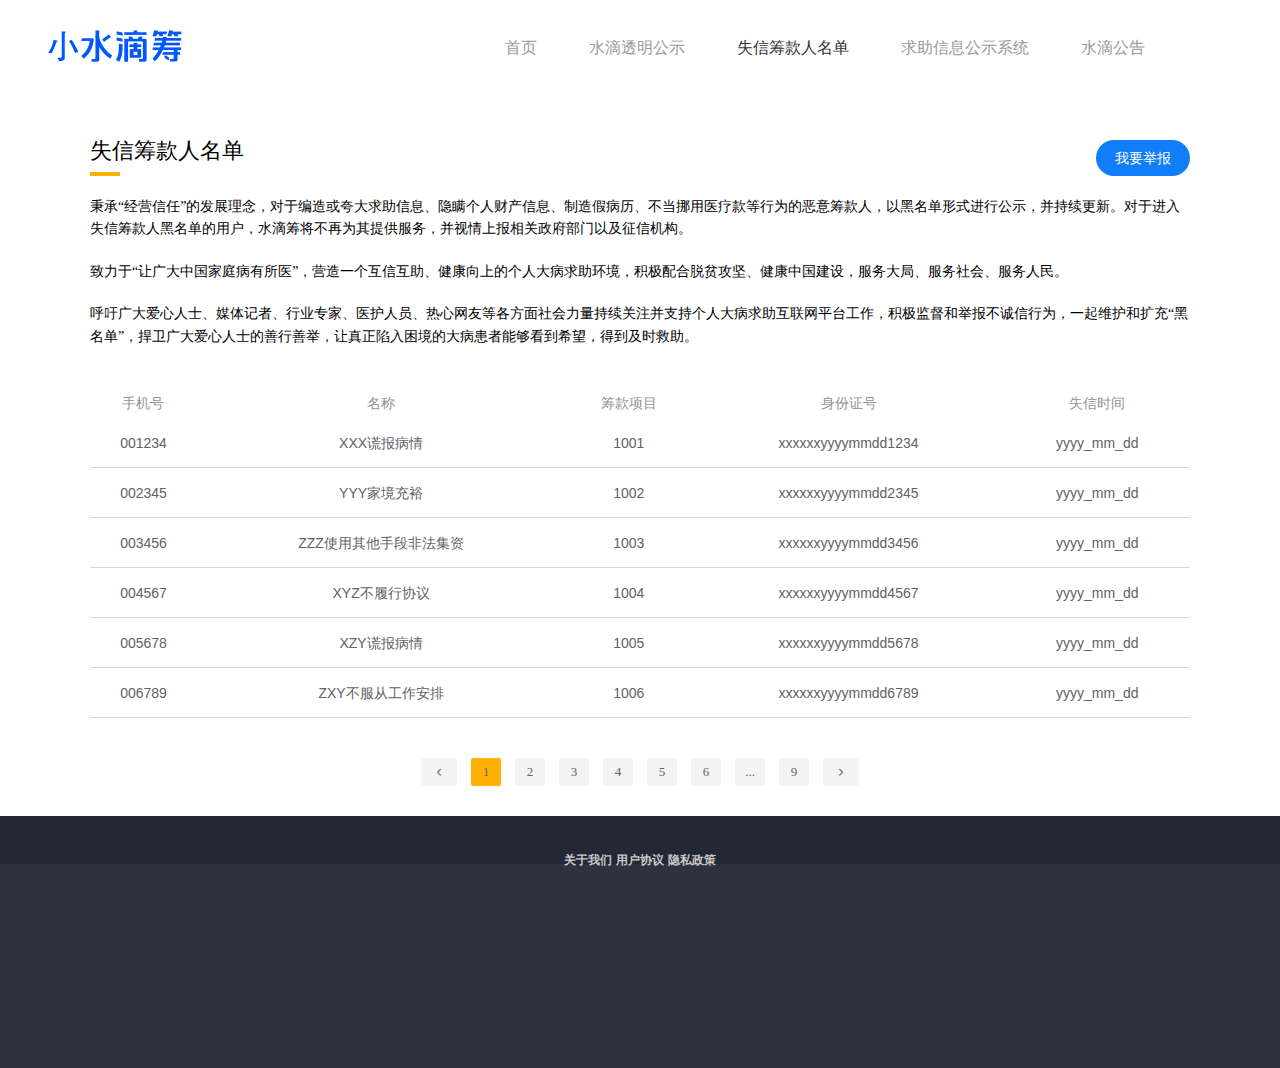
<file: mis/blacklist.html>
<!DOCTYPE html>
<html lang="en">

<head>
    <title>救助黑名单</title>
    <meta charset="utf-8">
    <meta name="viewport" content="width=device-width, initial-scale=1">
    <meta name="applicable-device" content="pc">
    <link rel="icon" type="image/x-icon" href="">
    <link rel="stylesheet" type="text/css" href="./css/sd-icon.css">
    <link rel="stylesheet" href="./css/blacklist.css">
</head>

<body>
    <div id="__nuxt">
        <!--出现悬浮窗口后,背景变暗-->
        <div id="shadow" class="shadow_css1"></div>
        <div id="__layout">
            <div>
                <div>
                    <div class="nav">
                        <div class="nav-div">
                            <div class="nav-left">
                                <div class="nav-img"><img src="images\logo.png" alt="水滴筹logo" class="logo"></div>
                            </div>
                            <div class="nav-right">
                                <ul>
                                    <li><a href="index.html" class="not-active-list">首页</a></li>
                                    <li><a href="transparentsdrop.html" class="not-active-list">水滴透明公示</a></li>
                                    <li><a href="blacklist.html" class="active-list">失信筹款人名单</a></li>
                                    <li><a href="donations.html" class="not-active-list">求助信息公示系统</a></li>
                                    <li><a href="announcement.html" class="not-active-list">水滴公告</a></li>
                                </ul>
                            </div>
                        </div>
                    </div>
                    <div class="black-list">
                        <div class="black-list-top">
                            <div class="black-list-top-title">
                                失信筹款人名单
                                <div class="black-list-top-title-line"></div>
                            </div>
                            <div class="black-list-top-button" onclick="displayWindow()">我要举报</div>
                        </div>
                        <div class="black-list-desc">
                            <p>
                                秉承“经营信任”的发展理念，对于编造或夸大求助信息、隐瞒个人财产信息、制造假病历、不当挪用医疗款等行为的恶意筹款人，以黑名单形式进行公示，并持续更新。对于进入失信筹款人黑名单的用户，水滴筹将不再为其提供服务，并视情上报相关政府部门以及征信机构。
                            </p>
                            <p>
                                致力于“让广大中国家庭病有所医”，营造一个互信互助、健康向上的个人大病求助环境，积极配合脱贫攻坚、健康中国建设，服务大局、服务社会、服务人民。</p>
                            <p>
                                呼吁广大爱心人士、媒体记者、行业专家、医护人员、热心网友等各方面社会力量持续关注并支持个人大病求助互联网平台工作，积极监督和举报不诚信行为，一起维护和扩充“黑名单”，捍卫广大爱心人士的善行善举，让真正陷入困境的大病患者能够看到希望，得到及时救助。
                            </p>
                        </div>
                        <div class="table-list">
                            <table>
                                <thead>
                                    <tr>
                                        <th>手机号</th>
                                        <th>名称</th>
                                        <th>筹款项目</th>
                                        <th>身份证号</th>
                                        <th>失信时间</th>
                                    </tr>
                                </thead>
                                <tbody>
                                    <tr>
                                        <td>001234</td>
                                        <td>XXX谎报病情</td>
                                        <td>1001</td>
                                        <td>xxxxxxyyyymmdd1234</td>
                                        <td>yyyy_mm_dd</td>
                                    </tr>
                                    <tr>
                                        <td>002345</td>
                                        <td>YYY家境充裕</td>
                                        <td>1002</td>
                                        <td>xxxxxxyyyymmdd2345</td>
                                        <td>yyyy_mm_dd</td>
                                    </tr>
                                    <tr>
                                        <td>003456</td>
                                        <td>ZZZ使用其他手段非法集资</td>
                                        <td>1003</td>
                                        <td>xxxxxxyyyymmdd3456</td>
                                        <td>yyyy_mm_dd</td>
                                    </tr>
                                    <tr>
                                        <td>004567</td>
                                        <td>XYZ不履行协议</td>
                                        <td>1004</td>
                                        <td>xxxxxxyyyymmdd4567</td>
                                        <td>yyyy_mm_dd</td>
                                    </tr>
                                    <tr>
                                        <td>005678</td>
                                        <td>XZY谎报病情</td>
                                        <td>1005</td>
                                        <td>xxxxxxyyyymmdd5678</td>
                                        <td>yyyy_mm_dd</td>
                                    </tr>
                                    <tr>
                                        <td>006789</td>
                                        <td>ZXY不服从工作安排</td>
                                        <td>1006</td>
                                        <td>xxxxxxyyyymmdd6789</td>
                                        <td>yyyy_mm_dd</td>
                                    </tr>
                                </tbody>
                            </table>
                        </div>
                        <div class="el-pagination is-background">

                            <button type="button" disabled="disabled" class="btn-prev" ::before><i
                                    class="el-icon el-icon-arrow-left"></i></button>
                            <ul class="el-pager">
                                <li class="number active">1</li>
                                <!---->
                                <li class="number">2</li>
                                <li class="number">3</li>
                                <li class="number">4</li>
                                <li class="number">5</li>
                                <li class="number">6</li>
                                <!-- more -->
                                <li class="number">...</li>
                                <li class="number">9</li>
                            </ul>
                            <button type="button" class="btn-next" ::after><i
                                    class="el-icon el-icon-arrow-right"></i></button>

                        </div>
                        <div class="overlay" style="display:none;">
                            <div class="dialog">
                                <div class="title">
                                    <h5>验证手机号</h5>
                                    <a href="javascript:" class="close-dialog"></a>
                                </div>
                                <div class="login-dialog">
                                    <div class="cf-login-wrap">
                                        <div class="phone-wrap"><span class="phone-icon"></span><input type="number"
                                                pattern="[0-9]*" placeholder="请输入手机号"></div>
                                        <div class="verifycode-wrap">
                                            <div class="key-icon"></div>
                                            <div><input type="number" pattern="[0-9]*" placeholder="请输入验证码" value="">
                                            </div>
                                            <div class="get-code">点击获取</div>
                                        </div>
                                        <div id="captcha"></div>
                                        <div class="phone-tip">收不到验证码？拨打<a href="tel:400-686-1179">4006861179</a> 立即为您查询
                                        </div> <a href="javascript:;" class="verify-button">验证</a>
                                    </div>
                                </div>
                            </div>
                        </div>
                    </div>
                    <div class="footer">
                        <div class="footer-banner">
                            <div class="footer-banner-content">
                                <ul>
                                    <li><a rel="nofollow" target="_blank">关于我们</a></li>
                                    <li><a rel="nofollow" target="_blank">用户协议</a></li>
                                    <li><a rel="nofollow" target="_blank">隐私政策</a>
                                    <li>
                                </ul>
                            </div>
                        </div>
                        <div class="footer-content">
                            <div class="footer-content-upper">
                            </div>
                            <div class="footer-licence">
                                <div class="footer-licence-item">
                                </div>
                            </div>
                        </div>
                    </div>
                </div>
                <!--悬浮窗口-->
                <div id="window" class="window_css1">
                    <a href="javascript:void(0)" onclick="hideWindow()" style="float:right;font-size: 23px;">
                        ×
                    </a>
                    <div class="jubao">
                        <p>1.举报人</p>
                        <input type="text" placeholder="例如：张三">
                        <p>2.举报对象</p>
                        <input type="text" placeholder="例如：李四 330XXXXXXXXXXXXX">
                        <p>3.举报原因</p>
                        <input type="text" placeholder="例如：谎报病情">
                        <p>4.联系电话</p>
                        <input type="text" placeholder="137XXXXXXXX">
                        <div class="black-list-top-button1" style="display: inline-block;">
                            <a href="javascript:void(0)" onclick="hideWindow()" style="color: white;">立即举报
                            </a>
                        </div>
                    </div>
                </div>


                <script>
                    /*当点击调用此方法后,将悬浮窗口显示出来,背景变暗*/
                    function displayWindow() {
                        /*悬浮窗口的显示,需要将display变成block*/
                        document.getElementById("window").style.display = "block";
                        /*将背景变暗*/
                        document.getElementById("shadow").style.display = "block";
                    }

                    /*当点击调用此方法,将悬浮窗口和背景全部隐藏*/
                    function hideWindow() {
                        document.getElementById("window").style.display = "none";
                        document.getElementById("shadow").style.display = "none";
                    }
                </script>
            </div>
        </div>
    </div>
    <script>
        // 1.获取元素 获取的是 tbody 里面所有的行
        var trs = document.querySelector('tbody').querySelectorAll('tr');
        // 2. 利用循环绑定注册事件
        for (var i = 0; i < trs.length; i++) {
            // 3. 鼠标经过事件 onmouseover
            trs[i].onmouseover = function () {
                // console.log(11);
                this.className = 'bg';
            }
            // 4. 鼠标离开事件 onmouseout
            trs[i].onmouseout = function () {
                this.className = '';
            }
        }
    </script>
</body>

</html>
</file>
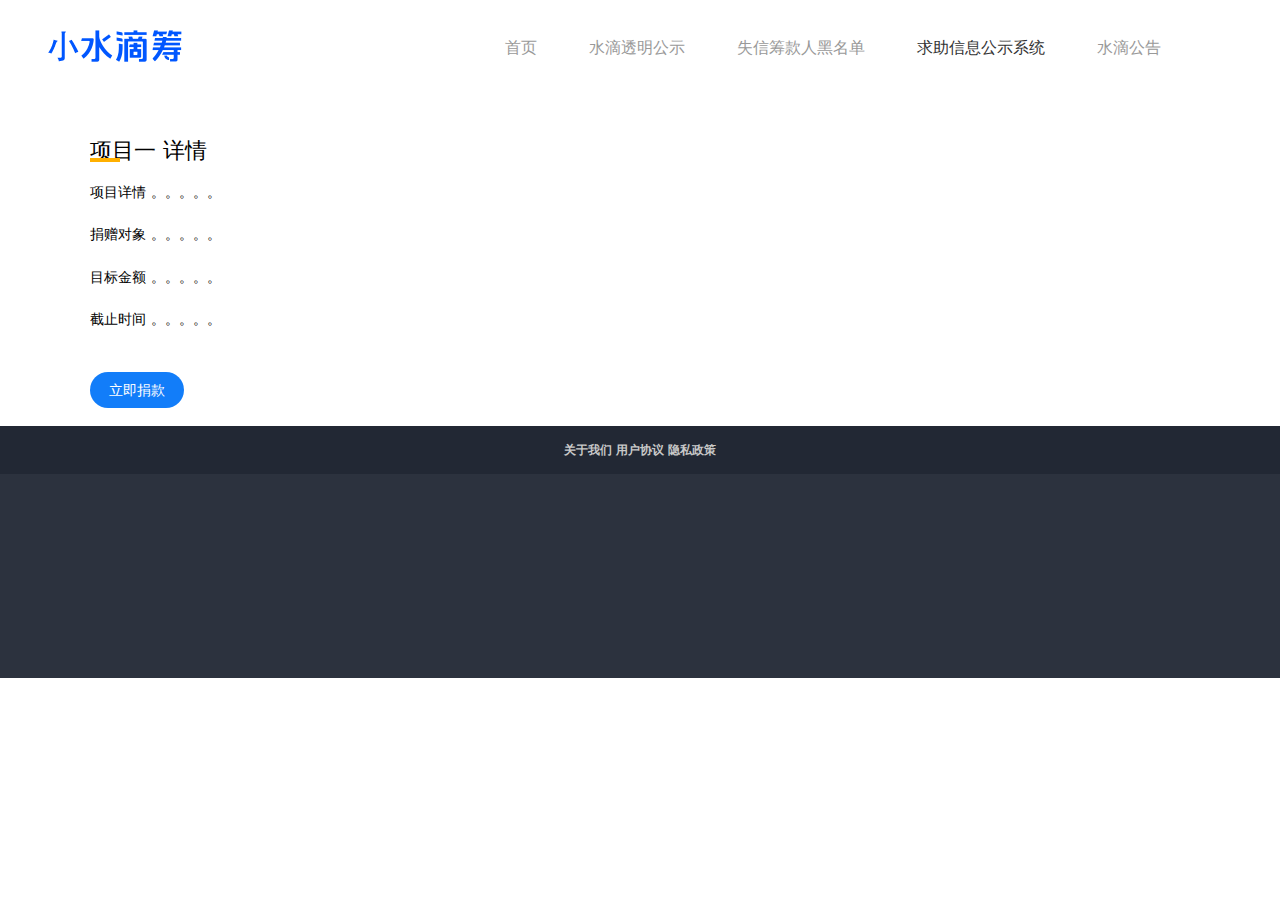
<file: mis/demo.html>
<!DOCTYPE html>
<html lang="en">

<head>
    <title>救助项目详情</title>
    <meta charset="utf-8">
    <meta name="viewport" content="width=device-width, initial-scale=1">
    <meta name="applicable-device" content="pc">
    <link rel="icon" type="image/x-icon" href="">
    <link rel="stylesheet" type="text/css" href="./css/sd-icon.css">
    <link rel="stylesheet" href="./css/blacklist.css">
</head>

<body>
    <div id="__nuxt">
        <!---->
        <div id="__layout">
            <div>
                <div>
                    <div class="nav">
                        <div class="nav-div">
                            <div class="nav-left">
                                <div class="nav-img"><img src="images\logo.png" alt="水滴筹logo" class="logo"></div>
                            </div>
                            <div class="nav-right">
                                <ul>
                                    <li><a href="index.html" class="not-active-list">首页</a></li>
                                    <li><a href="transparentsdrop.html" class="not-active-list">水滴透明公示</a></li>
                                    <li><a href="blacklist.html" class="not-active-list">失信筹款人黑名单</a></li>
                                    <li><a href="donations.html" class="active-list">求助信息公示系统</a></li>
                                    <li><a href="announcement.html" class="not-active-list">水滴公告</a></li>
                                </ul>
                            </div>
                        </div>
                    </div>
                    <div class="black-list">
                        <div class="black-list-top">
                            <div class="black-list-top-title">
                                项目一 详情
                                <div class="black-list-top-title-line"></div>
                            </div>
                        </div>
                        <div class="black-list-desc">
                            <p>
                                项目详情 。。。。。
                            </p>
                            <p>
                                捐赠对象 。。。。。
                            </p>
                            <p>
                                目标金额 。。。。。
                            </p>
                            <p>
                                截止时间 。。。。。
                            </p>
                        </div>
                        <div class="black-list-top-button"><a href="pay.html" style="color: white;">立即捐款</a></div>

                        <div class="overlay" style="display:none;">
                            <div class="dialog">
                                <div class="title">
                                    <h5>验证手机号</h5>
                                    <a href="javascript:" class="close-dialog"></a>
                                </div>
                                <div class="login-dialog">
                                    <div class="cf-login-wrap">
                                        <div class="phone-wrap"><span class="phone-icon"></span><input type="number" pattern="[0-9]*" placeholder="请输入手机号"></div>
                                        <div class="verifycode-wrap">
                                            <div class="key-icon"></div>
                                            <div><input type="number" pattern="[0-9]*" placeholder="请输入验证码" value="">
                                            </div>
                                            <div class="get-code">点击获取</div>
                                        </div>
                                        <div id="captcha"></div>
                                        <div class="phone-tip">收不到验证码？拨打<a href="tel:400-686-1179">4006861179</a> 立即为您查询
                                        </div> <a href="javascript:;" class="verify-button">验证</a>
                                    </div>
                                </div>
                            </div>
                        </div>

                    </div>

                    <div class="footer">
                        <div class="footer-banner">
                            <div class="footer-banner-content">
                                <ul>
                                    <li><a  rel="nofollow" target="_blank">关于我们</a></li>
                                    <li><a  rel="nofollow" target="_blank">用户协议</a></li>
                                    <li><a  rel="nofollow" target="_blank">隐私政策</a></li>
                                </ul>
                            </div>
                        </div>
                        <div class="footer-content">
                            <div class="footer-content-upper">
                            </div>
                            <div class="footer-licence">
                                <div class="footer-licence-item">
                                </div>
                            </div>
                        </div>
                    </div>
                </div>
            </div>
        </div>
    </div>
    <script>
        // 1.获取元素 获取的是 tbody 里面所有的行
        var trs = document.querySelector('tbody').querySelectorAll('tr');
        // 2. 利用循环绑定注册事件
        for (var i = 0; i < trs.length; i++) {
            // 3. 鼠标经过事件 onmouseover
            trs[i].onmouseover = function() {
                    // console.log(11);
                    this.className = 'bg';
                }
                // 4. 鼠标离开事件 onmouseout
            trs[i].onmouseout = function() {
                this.className = '';
            }
        }
    </script>
</body>

</html>
</file>
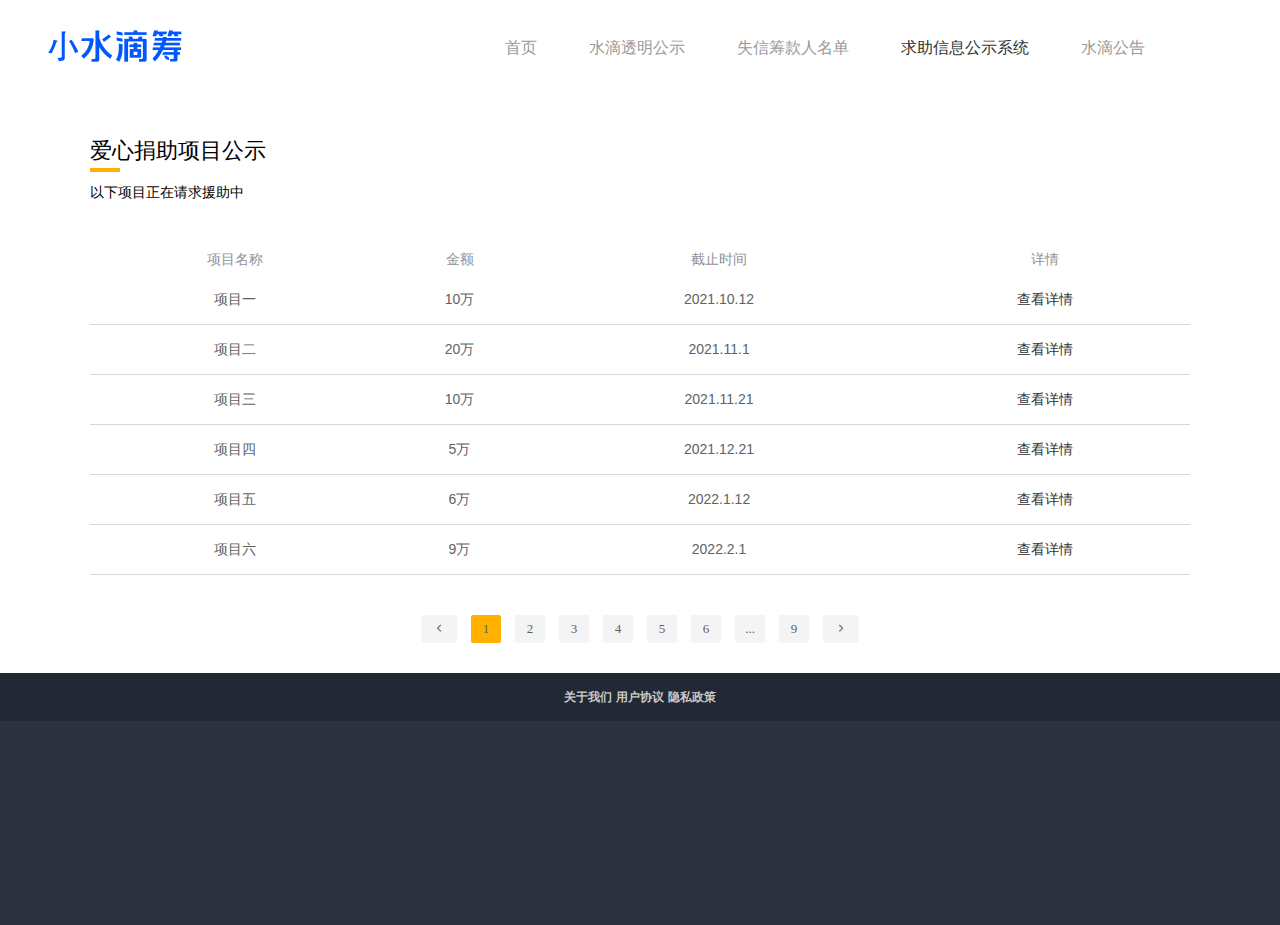
<file: mis/donations.html>
<!DOCTYPE html>
<html lang="en">

<head>
    <title>项目公示</title>
    <meta charset="utf-8">
    <meta name="viewport" content="width=device-width, initial-scale=1">
    <meta name="applicable-device" content="pc">
    <link rel="icon" type="image/x-icon" href="">
    <link rel="stylesheet" type="text/css" href="./css/sd-icon.css">
    <link rel="stylesheet" href="./css/blacklist.css">
</head>

<body>
    <div id="__nuxt">
        <!---->
        <div id="__layout">
            <div>
                <div>
                    <div class="nav">
                        <div class="nav-div">
                            <div class="nav-left">
                                <div class="nav-img"><img src="images\logo.png" alt="水滴筹logo" class="logo"></div>
                            </div>
                            <div class="nav-right">
                                <ul>
                                    <li><a href="index.html" class="not-active-list">首页</a></li>
                                    <li><a href="transparentsdrop.html" class="not-active-list">水滴透明公示</a></li>
                                    <li><a href="blacklist.html" class="not-active-list">失信筹款人名单</a></li>
                                    <li><a href="donations.html" class="active-list">求助信息公示系统</a></li>
                                    <li><a href="announcement.html" class="not-active-list">水滴公告</a></li>
                                </ul>
                            </div>
                        </div>
                    </div>
                    <div class="black-list">
                        <div class="black-list-top">
                            <div class="black-list-top-title">
                                爱心捐助项目公示
                                <div class="black-list-top-title-line" style="bottom: -10px;"></div>
                            </div>
                        </div>
                        <div class="black-list-desc">
                            <p>
                                以下项目正在请求援助中
                            </p>
                        </div>
                        <!-- list -->
                        <div class="table-list">
                            <table>
                                <thead>
                                    <tr>
                                        <th>项目名称</th>
                                        <th>金额</th>
                                        <th>截止时间</th>
                                        <th>详情</th>
                                    </tr>
                                </thead>
                                <tbody>
                                    <tr>
                                        <td>项目一</td>
                                        <td>10万</td>
                                        <td>2021.10.12</td>
                                        <td><a href="demo.html">查看详情</a> </td>
                                    </tr>
                                    <tr>
                                        <td>项目二</td>
                                        <td>20万</td>
                                        <td>2021.11.1</td>
                                        <td><a href="demo.html">查看详情</a> </td>
                                    </tr>
                                    <tr>
                                        <td>项目三</td>
                                        <td>10万</td>
                                        <td>2021.11.21</td>
                                        <td><a href="demo.html">查看详情</a> </td>
                                    </tr>
                                    <tr>
                                        <td>项目四</td>
                                        <td>5万</td>
                                        <td>2021.12.21</td>
                                        <td><a href="demo.html">查看详情</a> </td>
                                    </tr>
                                    <tr>
                                        <td>项目五</td>
                                        <td>6万</td>
                                        <td>2022.1.12</td>
                                        <td><a href="demo.html">查看详情</a> </td>
                                    </tr>
                                    <tr>
                                        <td>项目六</td>
                                        <td>9万</td>
                                        <td>2022.2.1</td>
                                        <td><a href="demo.html">查看详情</a> </td>
                                    </tr>
                                </tbody>
                            </table>
                        </div>
                        <div class="el-pagination is-background">

                            <button type="button" disabled="disabled" class="btn-prev" ::before><i
                                    class="el-icon el-icon-arrow-left"></i></button>
                            <ul class="el-pager">
                                <li class="number active">1</li>
                                <!---->
                                <li class="number">2</li>
                                <li class="number">3</li>
                                <li class="number">4</li>
                                <li class="number">5</li>
                                <li class="number">6</li>
                                <!-- more -->
                                <li class="number">...</li>
                                <li class="number">9</li>
                            </ul>
                            <button type="button" class="btn-next" ::after><i
                                    class="el-icon el-icon-arrow-right"></i></button>

                        </div>
                    </div>
                    <div class="footer">
                        <div class="footer-banner">
                            <div class="footer-banner-content">
                                <ul>
                                    <li><a rel="nofollow" target="_blank">关于我们</a></li>
                                    <li><a rel="nofollow" target="_blank">用户协议</a></li>
                                    <li><a rel="nofollow" target="_blank">隐私政策</a></li>
                                </ul>
                            </div>
                        </div>
                        <div class="footer-content">
                            <div class="footer-content-upper">
                            </div>
                            <div class="footer-licence">
                                <div class="footer-licence-item">
                                </div>
                            </div>
                        </div>
                    </div>
                </div>
            </div>
        </div>
    </div>
    <script>
        // 1.获取元素 获取的是 tbody 里面所有的行
        var trs = document.querySelector('tbody').querySelectorAll('tr');
        // 2. 利用循环绑定注册事件
        for (var i = 0; i < trs.length; i++) {
            // 3. 鼠标经过事件 onmouseover
            trs[i].onmouseover = function () {
                // console.log(11);
                this.className = 'bg';
            }
            // 4. 鼠标离开事件 onmouseout
            trs[i].onmouseout = function () {
                this.className = '';
            }
        }
    </script>
</body>

</html>
</file>
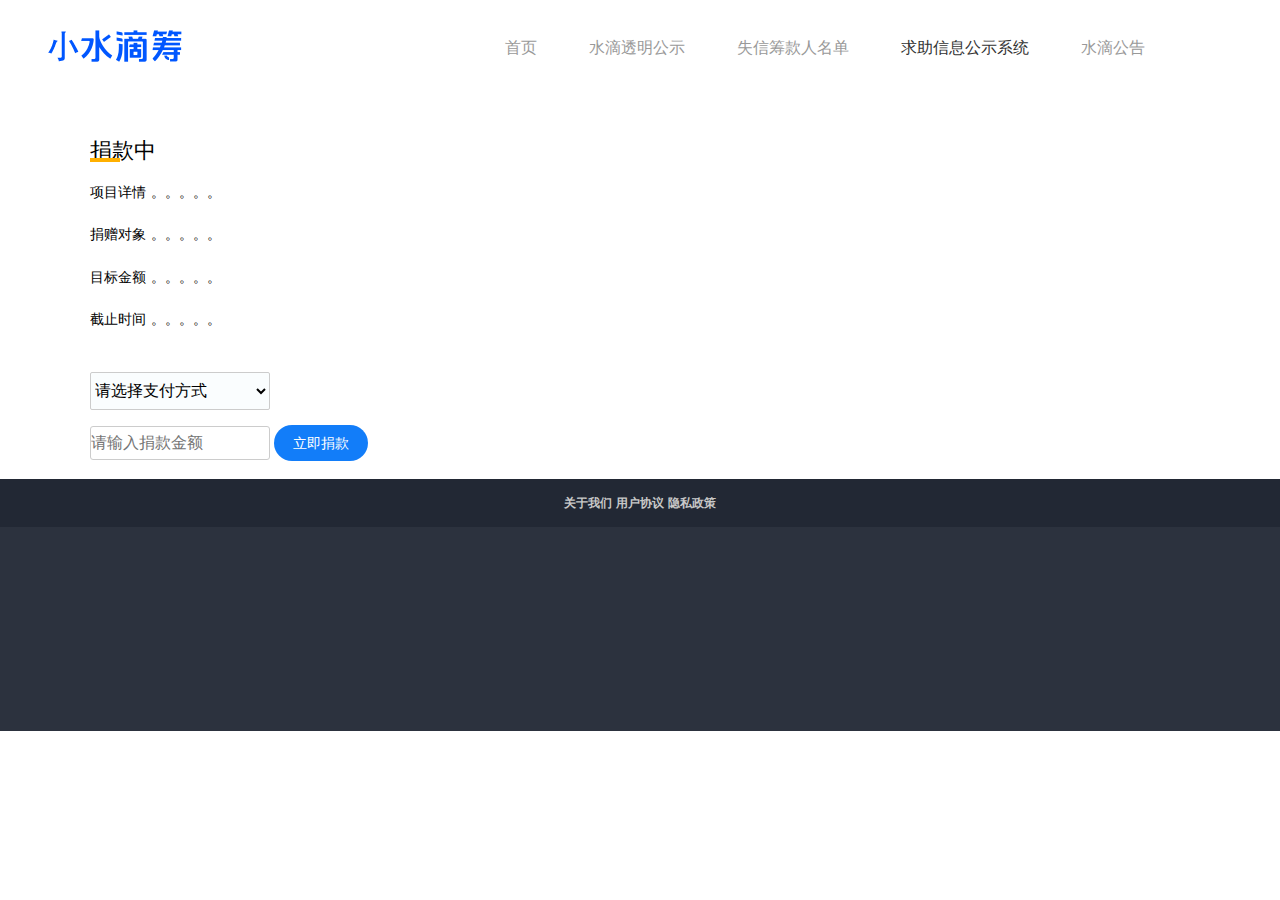
<file: mis/pay.html>
<!DOCTYPE html>
<html lang="en">

<head>
    <title>捐赠界面</title>
    <meta charset="utf-8">
    <meta name="viewport" content="width=device-width, initial-scale=1">
    <meta name="applicable-device" content="pc">
    <link rel="icon" type="image/x-icon" href="">
    <link rel="stylesheet" type="text/css" href="./css/sd-icon.css">
    <link rel="stylesheet" href="./css/blacklist.css">
</head>

<body>
    <div id="__nuxt">
        <!---->
        <div id="__layout">
            <div>
                <div>
                    <div class="nav">
                        <div class="nav-div">
                            <div class="nav-left">
                                <div class="nav-img"><img src="images\logo.png" alt="水滴筹logo" class="logo"></div>
                            </div>
                            <div class="nav-right">
                                <ul>
                                    <li><a href="index.html" class="not-active-list">首页</a></li>
                                    <li><a href="transparentsdrop.html" class="not-active-list">水滴透明公示</a></li>
                                    <li><a href="blacklist.html" class="not-active-list">失信筹款人名单</a></li>
                                    <li><a href="donations.html" class="active-list">求助信息公示系统</a></li>
                                    <li><a href="announcement.html" class="not-active-list">水滴公告</a></li>
                                </ul>
                            </div>
                        </div>
                    </div>
                    <div class="black-list">
                        <div class="black-list-top">
                            <div class="black-list-top-title">
                                捐款中
                                <div class="black-list-top-title-line"></div>
                            </div>
                        </div>
                        <div class="black-list-desc">
                            <p>
                                项目详情 。。。。。
                            </p>
                            <p>
                                捐赠对象 。。。。。
                            </p>
                            <p>
                                目标金额 。。。。。
                            </p>
                            <p>
                                截止时间 。。。。。
                            </p>
                        </div>

                        <select style="display:block;" class="select1">
                            <option value="">请选择支付方式</option>
                            <option value="微信">微信</option>
                            <option value="支付宝">支付宝</option>
                        </select>

                        <div style="height:15px ;"></div>

                        <input type="number" placeholder="请输入捐款金额"
                            style="outline-style: none;border: 1px solid #ccc; border-radius: 3px;padding: 7px 0px;font-size: 16px;display: inline-block;">

                        <div class="black-list-top-button" style="display: inline-block;">
                            <a href="javascript:void(0)" onclick="displayWindow()" style="color: white;">立即捐款</a>
                        </div>
                        <!--悬浮窗口-->
                        <div id="window" class="window_css">
                            <a href="javascript:void(0)" onclick="hideWindow()" style="float:right;font-size: 23px;">
                                ×
                            </a>
                            <div>
                                <img style="height: 250px; width: 250px; position:absolute;top: calc(50% - 125px);left: calc(50% - 120px) ;"
                                    src="images\qr.png">
                            </div>
                        </div>
                        <!--出现悬浮窗口后,背景变暗-->
                        <div id="shadow" class="shadow_css"></div>

                        <script>
                            /*当点击调用此方法后,将悬浮窗口显示出来,背景变暗*/
                            function displayWindow() {
                                /*悬浮窗口的显示,需要将display变成block*/
                                document.getElementById("window").style.display = "block";
                                /*将背景变暗*/
                                document.getElementById("shadow").style.display = "block";
                            }

                            /*当点击调用此方法,将悬浮窗口和背景全部隐藏*/
                            function hideWindow() {
                                document.getElementById("window").style.display = "none";
                                document.getElementById("shadow").style.display = "none";
                            }
                        </script>

                    </div>

                    <div class="footer">
                        <div class="footer-banner">
                            <div class="footer-banner-content">
                                <ul>
                                    <li><a rel="nofollow" target="_blank">关于我们</a></li>
                                    <li><a rel="nofollow" target="_blank">用户协议</a></li>
                                    <li><a rel="nofollow" target="_blank">隐私政策</a></li>
                                </ul>
                            </div>
                        </div>
                        <div class="footer-content">
                            <div class="footer-content-upper">
                            </div>
                            <div class="footer-licence">
                                <div class="footer-licence-item">
                                </div>
                            </div>
                        </div>
                    </div>
                </div>
            </div>
        </div>
    </div>
    <script>
        // 1.获取元素 获取的是 tbody 里面所有的行
        var trs = document.querySelector('tbody').querySelectorAll('tr');
        // 2. 利用循环绑定注册事件
        for (var i = 0; i < trs.length; i++) {
            // 3. 鼠标经过事件 onmouseover
            trs[i].onmouseover = function () {
                // console.log(11);
                this.className = 'bg';
            }
            // 4. 鼠标离开事件 onmouseout
            trs[i].onmouseout = function () {
                this.className = '';
            }
        }
    </script>
</body>

</html>
</file>
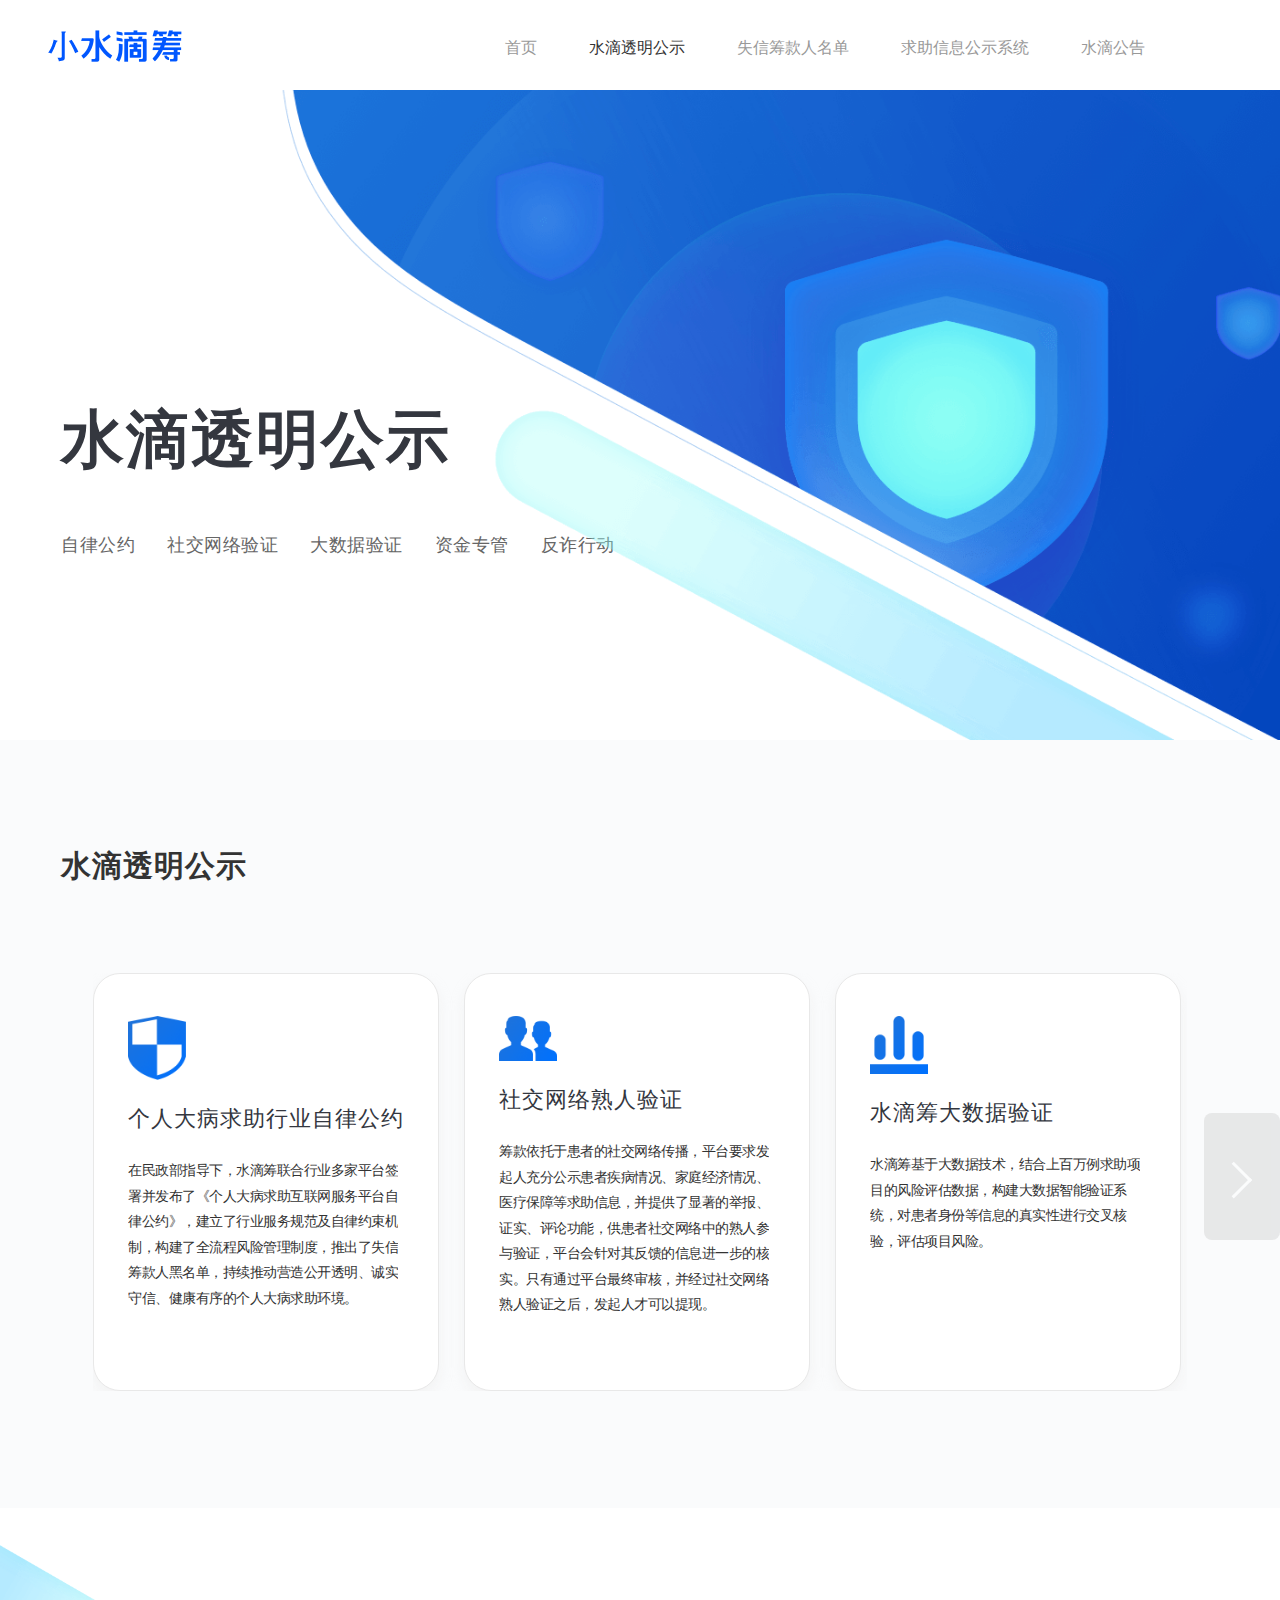
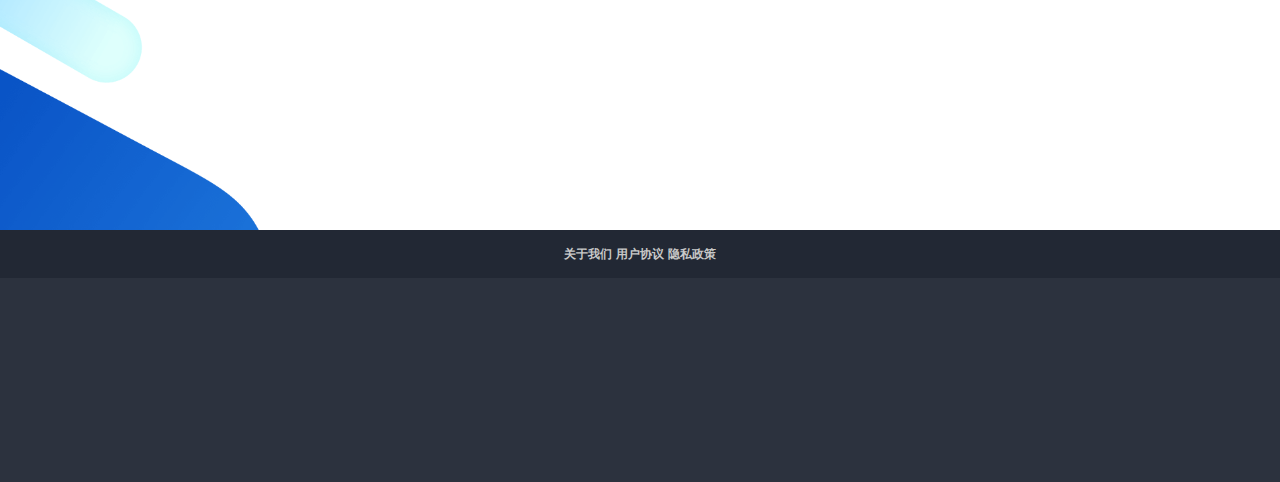
<file: mis/transparentsdrop.html>
<!doctype html>
<html lang="en">

<head>
    <title>透明公示</title>
    <meta charset="utf-8">
    <meta name="viewport" content="width=device-width, initial-scale=1">
    <meta name="applicable-device" content="pc">
    <link rel="stylesheet" type="text/css" href="css/sd-icon.css">
    <link rel="stylesheet" href="./css/transparentsdrop.css">
    <script type="text/javascript" src="./js/transparentsdrop.js"></script>
</head>

<body>
    <div id="__nuxt">
        <div id="__layout">
            <div class="pc-nav">
                <div class="nav">
                    <div class="nav-div">
                        <div class="nav-left">
                            <div class="nav-img"><img src="images\logo.png" alt="水滴筹logo" class="logo"></div>
                        </div>
                        <div class="nav-right">
                            <ul>
                                <li><a href="index.html" class="not-active-list">首页</a></li>
                                <li><a href="transparentsdrop.html" class="active-list">水滴透明公示</a></li>
                                <li><a href="blacklist.html" class="not-active-list">失信筹款人名单</a></li>
                                <li><a href="donations.html" class="not-active-list">求助信息公示系统</a></li>
                                <li><a href="announcement.html" class="not-active-list">水滴公告</a>
                                </li>
                            </ul>
                        </div>
                    </div>
                </div>
            </div>
            <div class="wrap">
                <h1 class="title">水滴透明公示</h1>
                <p class="service">
                    <span>自律公约</span><span>社交网络验证</span><span>大数据验证</span><span>资金专管</span><span>反诈行动</span>
                </p>
                <img src="images/right-banner.png" alt class="img">
            </div>
            <div class="transparent-publicity-wrapper">
                <div class="transparent-publicity">
                    <h2 class="title">水滴透明公示</h2>
                    <div class="carousel-wrapper">
                        <div class="carousel" style="width:1094px;">
                            <div class="content" style="transform:translateX(0px);width:1855px;">
                                <div class="item"><img src="./images/1.png" class="item-img">
                                    <p class="item-title">个人大病求助行业自律公约</p>
                                    <p class="item-content">
                                        在民政部指导下，水滴筹联合行业多家平台签署并发布了《个人大病求助互联网服务平台自律公约》，建立了行业服务规范及自律约束机制，构建了全流程风险管理制度，推出了失信筹款人黑名单，持续推动营造公开透明、诚实守信、健康有序的个人大病求助环境。
                                    </p>
                                </div>
                                <div class="item"><img src="./images/2.png" class="item-img">
                                    <p class="item-title">社交网络熟人验证</p>
                                    <p class="item-content">
                                        筹款依托于患者的社交网络传播，平台要求发起人充分公示患者疾病情况、家庭经济情况、医疗保障等求助信息，并提供了显著的举报、证实、评论功能，供患者社交网络中的熟人参与验证，平台会针对其反馈的信息进一步的核实。只有通过平台最终审核，并经过社交网络熟人验证之后，发起人才可以提现。
                                    </p>
                                </div>
                                <div class="item"><img src="./images/3.png" class="item-img">
                                    <p class="item-title">水滴筹大数据验证</p>
                                    <p class="item-content">
                                        水滴筹基于大数据技术，结合上百万例求助项目的风险评估数据，构建大数据智能验证系统，对患者身份等信息的真实性进行交叉核验，评估项目风险。</p>
                                </div>
                                <div class="item"><img src="./images/4.png" class="item-img">
                                    <p class="item-title">第三方银行资金专管</p>
                                    <p class="item-content">
                                        水滴筹为保障平台所有筹款资金的运转安全，已与第三方银行达成合作，筹款资金将直接进入银行主体的专管户，与平台自有资金隔离，实行专门管理、专门使用。
                                    </p>
                                </div>
                                <div class="item"><img src="./images/5.png" class="item-img">
                                    <p class="item-title">水滴筹反诈行动</p>
                                    <p class="item-content">
                                        对于任何涉嫌违法犯罪的虚假隐瞒行为，水滴筹保持零容忍，一经发现，会第一时间启动核查，上报并协助公安等有关部门，采取法律手段严厉打击，坚决捍卫爱心人士的善心善举。2019年，水滴筹启动“清流计划-反诈行动”，已协同多地公安机关，打击多名涉嫌违法犯罪的失信筹款人，他们都已受到法律的制裁。
                                    </p>
                                </div>
                            </div>
                        </div>
                        <div class="common-btn prev" style="top:140px;display: none;"><span class="prev-arrow"></span>
                        </div>
                        <div class="common-btn next" style="top:140px;display: block;"><span class="next-arrow"></span>
                        </div>
                    </div>
                </div>
            </div>
            <div class="transparent-deeds-wrapper">
                <div class="transparent-deeds">
                </div>
            </div> <img src="./images/left-banner.png" alt class="left-banner">
            <div class="footer">
                <div class="footer-banner">
                    <div class="footer-banner-content">
                        <ul>
                            <li><a  rel="nofollow" target="_blank">关于我们</a></li>
                            <li><a  rel="nofollow" target="_blank">用户协议</a></li>
                            <li><a  rel="nofollow" target="_blank">隐私政策</a></li>
                        </ul>
                    </div>
                </div>
                <div class="footer-content">
                    <div class="footer-content-upper">
                    </div>
                    <div class="footer-licence">
                        <div class="footer-licence-item">
                        </div>
                    </div>
                </div>
            </div>
        </div>
    </div>
</body>

</html>
</file>
<file: mis/css/sd-icon.css>
@font-face {
    font-family: "sd-icon";
    src: url('sd-icon.eot?t=1564631196793');
    /* IE9*/
    src: url('sd-icon.eot?t=1564631196793#iefix') format('embedded-opentype'),
        /* IE6-IE8 */
        url("sd-icon.woff2?t=1564631196793") format("woff2"),
        url("sd-icon.woff?t=1564631196793") format("woff"),
        url('sd-icon.ttf?t=1564631196793') format('truetype'),
        /* chrome, firefox, opera, Safari, Android, iOS 4.2+*/
        url('sd-icon.svg?t=1564631196793#sd-icon') format('svg');
    /* iOS 4.1- */
}

[class^="sd-icon-"],
[class*=" sd-icon-"] {
    font-family: 'sd-icon' !important;
    font-size: 16px;
    font-style: normal;
    -webkit-font-smoothing: antialiased;
    -moz-osx-font-smoothing: grayscale;
}


.sd-icon-free:before {
    content: "\ea01";
}

.sd-icon-persons:before {
    content: "\ea02";
}

.sd-icon-rocket:before {
    content: "\ea03";
}

.sd-icon-telephone:before {
    content: "\ea04";
}
</file>
<file: mis/css/blacklist.css>
@font-face {
    font-family: 'icomoon';
    src: url('../fonts/icomoon.eot?p4ssmb');
    src: url('../fonts/icomoon.eot?p4ssmb#iefix') format('embedded-opentype'), url('../fonts/icomoon.ttf?p4ssmb') format('truetype'), url('../fonts/icomoon.woff?p4ssmb') format('woff'), url('../fonts/icomoon.svg?p4ssmb#icomoon') format('svg');
    font-weight: normal;
    font-style: normal;
    font-display: block;
}

blockquote,
body,
button,
dd,
dl,
dt,
fieldset,
figcaption,
figure,
h1,
h2,
h3,
h4,
h5,
h6,
hr,
input,
legend,
li,
ol,
p,
pre,
textarea,
ul {
    margin: 0;
    padding: 0;
    line-height: 1.6;
    font-family: 微软-雅黑
}

body,
button,
input,
select,
textarea {
    font: 12px/1 Lucida Grande, Microsoft YaHei, Lucida Sans Unicode, Helvetica, Arial, Verdana, sans-serif
}

code,
kbd,
pre,
samp,
tt {
    font-family: Courier New, Courier, monospace
}

small {
    font-size: 12px
}

li,
ol,
ul {
    list-style: none
}

a {
    text-decoration: none;
    color: #333
}

abbr[title],
acronym[title] {
    border-bottom: 1px dotted;
    cursor: help
}

q:after,
q:before {
    content: ""
}

fieldset,
img {
    border: 0
}

table {
    border-collapse: collapse;
    border-spacing: 0
}

hr {
    border: 0;
    height: 1px
}

body {
    -webkit-text-size-adjust: 100% !important
}

* {
    -ms-word-break: break-all;
    word-break: break-all;
    -ms-word-wrap: break-word;
    word-wrap: break-word;
    -webkit-tap-highlight-color: rgba(0, 0, 0, 0)
}

input[type=password],
input[type=text],
textarea {
    outline-style: none;
    -webkit-appearance: none
}

textarea {
    resize: none
}

input,
textarea {
    outline-style: none
}

address,
caption,
cite,
code,
dfn,
em,
i,
th,
var {
    font-style: normal;
    font-weight: 400
}

legend {
    color: #000
}

abbr,
acronym {
    border: 0;
    font-feature-settings: normal;
    font-variant: normal
}

.clearfix {
    overflow: hidden
}

a,
button,
img,
input,
textarea {
    -webkit-tap-highlight-color: rgba(255, 255, 255, 0)
}

.nuxt-progress {
    position: fixed;
    top: 0;
    left: 0;
    right: 0;
    height: 2px;
    width: 0;
    opacity: 1;
    transition: width .1s, opacity .4s;
    background-color: #3b8070;
    z-index: 999999
}

.nuxt-progress.nuxt-progress-notransition {
    transition: none
}

.nuxt-progress-failed {
    background-color: red
}

html {
    font-family: Source Sans Pro, -apple-system, BlinkMacSystemFont, Segoe UI, Roboto, Helvetica Neue, Arial, sans-serif;
    font-size: 16px;
    word-spacing: 1px;
    -ms-text-size-adjust: 100%;
    -webkit-text-size-adjust: 100%;
    -moz-osx-font-smoothing: grayscale;
    -webkit-font-smoothing: antialiased;
    box-sizing: border-box
}

*,
:after,
:before {
    box-sizing: border-box;
    margin: 0
}

.button--green {
    display: inline-block;
    border-radius: 4px;
    border: 1px solid #3b8070;
    color: #3b8070;
    text-decoration: none;
    padding: 10px 30px
}

.button--green:hover {
    color: #fff;
    background-color: #3b8070
}

.button--grey {
    display: inline-block;
    border-radius: 4px;
    border: 1px solid #35495e;
    color: #35495e;
    text-decoration: none;
    padding: 10px 30px;
    margin-left: 15px
}

.button--grey:hover {
    color: #fff;
    background-color: #35495e
}

.black-list {
    width: 1100px;
    margin: 0 auto
}

.black-list-desc {
    font-size: 14px;
    margin-bottom: 40px
}

.black-list-desc p {
    margin-top: 20px
}

.black-list-top {
    display: flex;
    margin-top: 50px
}

.black-list-top-title {
    position: relative;
    font-size: 22px;
    flex: 1
}

.black-list-top-title-line {
    position: absolute;
    bottom: 0;
    left: 0;
    height: 4px;
    background: #ffb000;
    width: 30px
}

.black-list-top-button {
    color: #fff;
    background: #127df9;
    text-align: center;
    line-height: 36px;
    font-size: 14px;
    border-radius: 20px;
    width: 94px;
    height: 36px
}
.black-list-top-button1 {
    color: #fff;
    background: #127df9;
    text-align: center;
    position: relative;
    top: 100px;
    left: -75px;
    line-height: 36px;
    font-size: 14px;
    border-radius: 20px;
    width: 94px;
    height: 36px
}

.select1 {
    background: #fafdfe;
    height: 38px;
    width: 180px;
    line-height: 38px;
    font-size: 16px;
    border: 1px solid #ccc;
    -moz-border-radius: 2px;
    -webkit-border-radius: 2px;
    border-radius: 2px;
}

.black-list .dialog {
    width: 350px !important
}

.el-pagination {
    text-align: center;
    margin: 30px 0
}

.el-pagination.is-background .el-pager li:not(.disabled).active {
    background: #ffb000
}

.el-pagination.is-background .el-pager li:not(.disabled):hover {
    color: #000
}

.emoji {
    width: 17px;
    height: 17px;
    vertical-align: text-top
}

.nav {
    width: 100%;
    height: 90px;
    margin: 0 auto;
    background: #fff;
    justify-content: center;
    overflow: hidden
}

.nav,
.nav-div {
    display: flex;
    align-items: center
}

.nav-div {
    width: 1200px;
    justify-content: space-between
}

.nav-left {
    width: 19%;
    height: 60px;
    margin-right: 40px
}

.nav-img {
    display: flex;
    align-items: center;
    width: 124px;
    height: 60px
}

.nav-img .logo {
    width: 143px;
    height: 41px
}

.nav-right {
    height: 60px;
    min-width: 800px
}

.nav-right ul {
    display: flex;
    margin: 20px 0 4px 13px
}

.nav-right ul li {
    height: 20px;
    margin-left: 52px
}

.nav-right ul li .not-active-list {
    font-size: 16px;
    color: #999;
    text-align: left;
    text-decoration: none;
    font-family: PingFangSC-Medium;
    font-family: PingFangSC-Regular
}

.drop-down {
    position: relative;
    width: 10px;
    height: 5px;
    float: right
}

.drop-down-content {
    position: absolute;
    width: 0;
    height: 0;
    top: 8px;
    left: 5px;
    border-left: 4px solid transparent;
    border-right: 4px solid transparent;
    border-top: 5px solid #777
}

.active-list {
    color: #333;
    font-size: 16px;
    text-align: left;
    font-family: PingFangSC-Medium;
    position: relative
}

.active-list :after {
    content: "";
    display: block;
    width: 50%;
    height: 1px;
    position: absolute;
    top: 23px;
    left: 25%;
    background: #0056fe
}

.nav-button {
    position: absolute;
    top: 16px;
    right: 150px
}

.nav-button-content {
    width: 86px;
    height: 20px;
    font-size: 14px;
    color: #fcfcfc;
    text-align: left;
    margin: 4px 17px 6px;
    line-height: 20px
}

.nav-button-content a {
    color: #fcfcfc
}

.first-list {
    position: relative
}

.choose-line {
    width: 26px;
    height: 3px;
    position: absolute;
    top: 37px;
    background: #ffd02a
}

.drop-lists {
    margin-top: 18px;
    margin-left: -31px;
    position: absolute;
    z-index: 4
}

.drop-lists-upper {
    width: 0;
    height: 0;
    border-left: 8px solid transparent;
    border-right: 8px solid transparent;
    border-bottom: 8px solid hsla(0, 0%, 100%, .8);
    margin: 0 auto
}

.drop-lists-content {
    background: #fff;
    border-radius: 2px;
    width: 143px
}

.drop-lists-content a {
    color: #333;
    text-align: center;
    font-family: PingFangSC-Regular;
    font-size: 13px;
    width: 100%
}

.drop-list {
    display: list-item;
    width: 118px;
    height: 39px;
    line-height: 39px
}

.drop-list :hover {
    color: #ef9d00;
    background: rgba(187, 185, 185, .4)
}

.drop-list-line {
    opacity: .8;
    background: #c3c3c3;
    width: 79px;
    height: 1px;
    margin: 0 auto
}

@media screen and (max-width:1061px) {
    .nav-button {
        right: 5%
    }
    .nav-right ul li {
        margin-left: 30px
    }
}

.user-info {
    font-family: PingFangSC-Regular;
    position: absolute;
    top: 126px;
    right: -78px;
    padding: 0 19px 32px;
    width: 250px;
    background: #fff;
    box-shadow: 0 2px 4px 0 rgba(0, 0, 0, .5);
    text-align: center;
    z-index: 5
}

.user-info h3 {
    font-size: 16px;
    color: #333;
    line-height: 40px;
    padding-top: 20px
}

.user-info .short-line {
    border: 1px solid;
    color: #000;
    width: 15%;
    margin: 0 auto
}

.user-info .registration {
    display: flex;
    margin: 8% auto
}

.user-info .registration input {
    flex: 1;
    font-size: 15px;
    padding-left: 17px;
    background: #eaeaea;
    color: #666;
    border: none;
    border-radius: 3px;
    height: 42px;
    line-height: 42px
}

.user-info .registration a {
    display: block;
    flex: 1;
    margin-top: 5%;
    background: #ffba00;
    border-radius: 3px;
    line-height: 46px;
    text-align: center;
    font-size: 15px;
    color: #fff
}

.user-info .registration-footer {
    margin: 0 -19px -32px;
    padding: 34px 19px;
    background: #f6f6f6
}

.user-info .registration-footer h4 {
    font-size: 14px;
    color: #000;
    line-height: 20px;
    padding-bottom: 10px;
    text-align: left
}

.user-info .registration-footer div {
    position: relative;
    padding: 0 15px;
    font-size: 14px;
    color: #666;
    line-height: 25px;
    text-align: left
}

.user-info .registration-footer div i {
    position: absolute;
    top: 9px;
    left: 0;
    display: block;
    background: #ffba00;
    width: 5px;
    height: 5px;
    border-radius: 100%
}

.dialog .success {
    display: flex;
    justify-content: center;
    margin-top: 10px
}

.dialog .success i {
    width: 50px;
    height: 50px;
    display: inline-block;
    background: url(//static1.shuidichou.com/website/img/142a0a6.png) no-repeat 50%;
    background-size: cover;
    margin: 6px 8px 6px 6px;
    vertical-align: middle
}

.dialog .success .success-content {
    line-height: 62px
}

.dialog .success .tips {
    font-size: 24px
}

.dialog .success span {
    font-size: 16px;
    color: #333
}

.dialog .qrcode-info {
    background: #fbfbfb;
    padding-bottom: 60px
}

.dialog p {
    text-align: center;
    font-size: 16px;
    color: #5e5e5e;
    padding: 20px
}

.dialog p span {
    color: #ffba00
}

.dialog h6 {
    font-size: 12px;
    font-weight: 200;
    color: #333;
    text-align: center;
    padding: 20px
}

.dialog .con-qrcode {
    display: flex;
    justify-content: center
}

.dialog .con-qrcode img {
    width: 200px;
    height: 200px
}

.login-dialog,
.login-wrap {
    padding: 15px
}

.login-dialog h1 {
    font-size: 18px;
    text-align: center
}

.login-header {
    position: relative;
    margin-bottom: 25px
}

.login-header .title {
    padding-top: 7px
}

.close-button {
    display: block;
    position: absolute;
    top: -6px;
    background: url([data-uri]) 0 0 no-repeat;
    right: -6px;
    background-size: 100%;
    width: 14px;
    height: 14px
}

.title {
    text-align: center;
    position: relative
}

.title h5 {
    color: #333;
    font-size: 24px !important;
    height: 70px;
    line-height: 70px;
    font-weight: 300;
    border-bottom: 1px solid #dadada
}

.herder {
    position: relative
}

.overlay {
    display: flex;
    position: fixed;
    top: 100px;
    left: 100px;
    width: 100%;
    height: 100%;
    z-index: 101;
    align-items: center;
    justify-content: center;
    background-color: rgba(0, 0, 0, .5);
    transition: opacity .3s
}

.dialog {
    width: 90%;
    max-width: 700px;
    border-radius: 5px;
    background-color: #fff;
    overflow: hidden;
    box-sizing: border-box;
    border-radius: 12px
}

.dialog-enter-active {
    opacity: 1;
    transform: scale(1);
    transition: transform .4s, opacity .4s
}

.dialog-enter {
    opacity: 0;
    transform: scale(1.2)
}

.close-dialog {
    position: absolute;
    top: 26px;
    background: url([data-uri]) 0 0 no-repeat;
    right: 30px;
    background-size: 100%;
    width: 14px;
    height: 28px
}

.verify-button {
    display: block;
    margin: 0 auto;
    height: 51px;
    background: #ffc850;
    color: #fff;
    font-size: 18px;
    line-height: 51px;
    text-align: center;
    border-radius: 5px;
    border: 1px solid #ffc850
}

.cf-login-wrap .verify-button {
    background: #ffba00;
    margin-top: 25px;
    border: 1px solid #ffba00
}

.cf-login-wrap .phone-tip {
    font-size: 13px;
    color: #777;
    margin-top: 10px
}

.cf-login-wrap .phone-tip a {
    color: #ffba00
}

.cf-login-wrap .phone-wrap,
.cf-login-wrap .verifycode-wrap {
    display: flex;
    justify-content: center;
    align-items: center;
    margin-top: 17.5px;
    background: #efefef;
    border-radius: 5px;
    height: 50px;
    border: 1px solid #dadada
}

.cf-login-wrap .phone-wrap input,
.cf-login-wrap .verifycode-wrap input {
    background: none;
    height: 100%;
    font-size: 17px;
    color: #333;
    width: 140px;
    border: 0
}

.cf-login-wrap .phone-wrap .phone-icon {
    display: block;
    background: url([data-uri]) 0 0 no-repeat;
    width: 12px;
    height: 20px;
    background-size: 100%;
    margin: 15px
}

.cf-login-wrap .phone-wrap input {
    flex: 1;
    background: none;
    font-size: 17px;
    color: #333;
    height: 100%;
    border: 0
}

.cf-login-wrap .verifycode-wrap .key-icon {
    display: block;
    background: url([data-uri]) 0 0 no-repeat;
    width: 10.5px;
    height: 20px;
    margin: 15px;
    background-size: 100%
}

.cf-login-wrap .verifycode-wrap .get-code {
    text-align: center;
    line-height: 50px;
    font-size: 15px;
    color: #ffba00;
    flex: 1;
    padding: 0 1px;
    border-left: 1px solid #dadada
}

.cf-login-wrap .verifycode-wrap .disabled {
    color: #999
}

.footer {
    background: #2c323e;
    width: 100%;
    position: relative;
    clear: both
}

.footer-content {
    width: 1200px;
    margin: 0 auto
}

.footer-content-upper {
    width: 1200px;
    height: 164px
}

.footer-content-below {
    width: 1200px;
    height: 60px
}

.two-bar-codes {
    float: left;
    margin: 46px 0 0 150px
}

.other-img {
    height: 86px;
    float: left;
    margin: 46px 0 0 10px;
    text-align: center
}

.other-img img {
    width: 86px;
    height: 86px
}

.other-img span {
    font-size: 10px;
    color: #767884;
    text-align: left;
    height: 14px;
    line-height: 14px;
    margin-top: 4px;
    display: block
}

.two-bar-codes img {
    width: 86px;
    height: 86px
}

.two-bar-codes-text {
    font-size: 10px;
    color: #767884;
    text-align: left;
    height: 14px;
    line-height: 14px;
    margin-top: 4px
}

.contact-lists {
    float: left;
    margin: 47px 0 0 60px
}

.contact-lists .list {
    font-size: 12px;
    color: #fff;
    text-align: left;
    height: 17px;
    margin-bottom: 20px
}

.contact-lists .list span {
    color: #767884
}

.list a {
    font-size: 12px;
    color: #fff
}

.list .list-icon {
    position: relative;
    top: 4px;
    left: 2px;
    width: 18px
}

.list .list-word {
    color: #fff !important
}

.contact-tel {
    float: right;
    margin: 102px 150px 0 0
}

.contact-tel img {
    width: 30px;
    height: 30px;
    float: left
}

.contact-tel-list {
    float: left;
    font-size: 14px;
    color: #f1f1f1;
    text-align: left;
    margin-left: 11px
}

.contact-tel-list a {
    font-size: 14px;
    color: #fff
}

.contact-tel-list span {
    font-size: 12px;
    color: #737582;
    display: inline-block;
    padding-bottom: 4px;
    height: 14px
}

.friendly-link {
    margin: 20px 0 28px 150px;
    overflow: hidden
}

.friendly-link span {
    font-size: 11px;
    color: #767884;
    text-align: left;
    width: 80px;
    height: 16px;
    float: left
}

.friendly-link li {
    float: left;
    text-align: center
}

.friendly-link li a {
    color: silver;
    font-size: 11px
}

.friendly-link li .blanking {
    width: 3px;
    height: 9px;
    margin: 1px 5px
}

.friendly-link-line {
    width: 16px;
    height: 12px;
    margin-top: 2px
}

.friendly-link-line-img {
    width: 1px;
    height: 8px;
    background: #666464;
    margin: 2px auto
}

.friendly-link li .drop-img {
    background: #707070;
    border-radius: 1px;
    width: 12px;
    height: 12px;
    margin: 3px 12px;
    background-image: url([data-uri]);
    background-size: 100%
}

.footer-banner {
    background: #222834;
    width: 100%;
    height: 48px
}

.footer-banner-content {
    width: 1200px;
    height: 48px;
    margin: 0 auto;
    font-weight: 700
}

.footer-banner ul {
    margin: 18px 150px;
    text-align: center
}

.footer-banner li {
    display: inline-block;
    text-align: left;
    height: 48px;
    line-height: 48px
}

.footer-banner li a {
    font-size: 12px;
    color: #c8c8c8
}

.footer-banner-line {
    width: 1px;
    height: 10px;
    background: #666464;
    margin: 0 11px;
    display: inline-flex
}

.footer-licence {
    width: 1200px;
    padding: 0 150px 20px;
    font-size: 10px;
    text-align: center
}

.footer-licence-item {
    margin: 10px 0
}

.footer-licence-item,
.lincence-hover {
    display: flex;
    justify-content: center;
    align-items: center
}

.lincence-hover {
    padding: 0 10px;
    color: #767884
}

.footer-licence .lincence-hover :hover {
    color: silver
}

.footer-licence-icon {
    margin-left: 4px;
    margin-top: -1px;
    width: 12px;
    height: 12px
}

.el-pagination {
    text-align: center;
    margin: 30px 0
}

.el-pagination.is-background .el-pager li:not(.disabled).active {
    background: #ffb000
}

.el-pagination.is-background .el-pager li:not(.disabled):hover {
    color: #000
}

.el-pagination.is-background .btn-next,
.el-pagination.is-background .btn-prev,
.el-pagination.is-background .el-pager li {
    margin: 0 5px;
    background-color: #f4f4f5;
    color: #606266;
    min-width: 30px;
    border-radius: 2px;
}

.el-pagination .btn-next,
.el-pagination .btn-prev {
    background: 50% no-repeat #fff;
    background-size: 16px;
    cursor: pointer;
    margin: 0;
    color: #303133;
}

.el-pagination.is-background .el-pager li {
    margin: 0 5px;
    background-color: #f4f4f5;
    color: #606266;
    min-width: 30px;
    border-radius: 2px;
}

.el-pager li.active+li {
    border-left: 0;
}

.el-pager li {
    padding: 0 4px;
    background: #fff;
    font-size: 13px;
    min-width: 35.5px;
    height: 28px;
    line-height: 28px;
    box-sizing: border-box;
    text-align: center;
}

.el-pager,
.el-pager li {
    vertical-align: top;
    display: inline-block;
    margin: 0;
}

.el-pager li,
.el-pager li.btn-quicknext:hover,
.el-pager li.btn-quickprev:hover {
    cursor: pointer;
}

* {
    -ms-word-break: break-all;
    word-break: break-all;
    -ms-word-wrap: break-word;
    word-wrap: break-word;
    -webkit-tap-highlight-color: rgba(0, 0, 0, 0);
}

.el-pagination .btn-prev,
.el-pagination .btn-next {
    width: 35.5px;
    height: 28px;
    border: 1px;
}

.el-pagination .btn-prev ::after {
    content: '\e901';
    font-family: 'icomoon';
}

.el-pagination .btn-next ::after {
    content: '\e902';
    font-family: 'icomoon';
}

.table-list {
    position: relative;
    width: 75%;
    /* background-color: red; */
}

.table-list table {
    width: 1100px;
    margin: 40px auto;
    text-align: center;
    border-collapse: collapse;
    font-size: 14px;
}

.table-list thead tr {
    height: 30px;
    color: #909399;
}

.table-list tbody tr {
    height: 50px;
    /* padding: 10px 0 10px 0; */
    color: #606266;
}

.table-list tbody td {
    border-bottom: 1px solid #d7d7d7;
    font-size: 14px;
}

.table-list .bg {
    background-color: #f4f2f2;
}

.shadow_css {
    display: none;
    position: absolute;
    top: 0%;
    left: 0%;
    width: 100%;
    height:100%;
    background-color: black;
    z-index: 10;
    /* 为mozilla firefox 设置透明度  */
    -moz-opacity: 0.6;
    /* 设置透明度 */
    opacity: .60;
    /* 为IE 设置透明度  */
    filter: alpha(opacity=66);
}
.shadow_css1 {
    display: none;
    position: absolute;
    top: 0%;
    left: 0%;
    width: 100%;
    height:945px;
    background-color: black;
    z-index: 10;
    /* 为mozilla firefox 设置透明度  */
    -moz-opacity: 0.6;
    /* 设置透明度 */
    opacity: .60;
    /* 为IE 设置透明度  */
    filter: alpha(opacity=66);
}

.window_css {
    display: none;
    position: absolute;
    top: 20%;
    left: 25%;
    width: 50%;
    height: 60%;
    border: 3px solid whitesmoke;
    background-color: whitesmoke;
    z-index: 11;
}

.window_css1 {
    display: none;
    position: absolute;
    top: 20%;
    left: 35%;
    width: 30%;
    height: 68%;
    border: 3px solid whitesmoke;
    background-color: whitesmoke;
    z-index: 11;
}

.jubao p{
    position: relative;
    left: 60px;
    top: 0px;
    font-size: 20px;
    margin-top:10px;
    color: #0056fe;
}
.jubao input{
    position: relative;
    left: 60px;
    top: 0px;
    font-size: 12px;
    margin-top:10px;
    outline-style: none ;
    border: 1px solid #ccc; 
    border-radius: 3px;
    padding: 13px 14px;
    width: 240px;
    font-weight: 400;
    font-family: "Microsoft soft";
}
.jubao input:focus{
    border-color: #66afe9;
    outline: 0;
    -webkit-box-shadow: inset 0 1px 1px rgba(0,0,0,.075),0 0 8px rgba(102,175,233,.6);
    box-shadow: inset 0 1px 1px rgba(0,0,0,.075),0 0 8px rgba(102,175,233,.6)
}
</file>
<file: mis/css/transparentsdrop.css>
blockquote,
body,
button,
dd,
dl,
dt,
fieldset,
figcaption,
figure,
h1,
h2,
h3,
h4,
h5,
h6,
hr,
input,
legend,
li,
ol,
p,
pre,
td,
textarea,
th,
ul {
    margin: 0;
    padding: 0;
    line-height: 1.6;
    font-family: 微软-雅黑
}

body,
button,
input,
select,
textarea {
    font: 12px/1 Lucida Grande, Microsoft YaHei, Lucida Sans Unicode, Helvetica, Arial, Verdana, sans-serif
}

code,
kbd,
pre,
samp,
tt {
    font-family: Courier New, Courier, monospace
}

small {
    font-size: 12px
}

li,
ol,
ul {
    list-style: none
}

a {
    text-decoration: none;
    color: #333
}

abbr[title],
acronym[title] {
    border-bottom: 1px dotted;
    cursor: help
}

q:after,
q:before {
    content: ""
}

fieldset,
img {
    border: 0
}

table {
    border-collapse: collapse;
    border-spacing: 0
}

hr {
    border: 0;
    height: 1px
}

body {
    -webkit-text-size-adjust: 100% !important
}

* {
    -ms-word-break: break-all;
    word-break: break-all;
    -ms-word-wrap: break-word;
    word-wrap: break-word;
    -webkit-tap-highlight-color: rgba(0, 0, 0, 0);
}

input[type=password],
input[type=text],
textarea {
    outline-style: none;
    -webkit-appearance: none
}

textarea {
    resize: none
}

input,
textarea {
    outline-style: none
}

address,
caption,
cite,
code,
dfn,
em,
i,
th,
var {
    font-style: normal;
    font-weight: 400
}

legend {
    color: #000
}

abbr,
acronym {
    border: 0;
    font-feature-settings: normal;
    font-variant: normal
}

.clearfix {
    overflow: hidden
}

a,
button,
img,
input,
textarea {
    -webkit-tap-highlight-color: rgba(255, 255, 255, 0)
}

.nuxt-progress {
    position: fixed;
    top: 0;
    left: 0;
    right: 0;
    height: 2px;
    width: 0;
    opacity: 1;
    transition: width .1s, opacity .4s;
    background-color: #3b8070;
    z-index: 999999
}

.nuxt-progress.nuxt-progress-notransition {
    transition: none
}

.nuxt-progress-failed {
    background-color: red
}

html {
    font-family: Source Sans Pro, -apple-system, BlinkMacSystemFont, Segoe UI, Roboto, Helvetica Neue, Arial, sans-serif;
    font-size: 16px;
    word-spacing: 1px;
    -ms-text-size-adjust: 100%;
    -webkit-text-size-adjust: 100%;
    -moz-osx-font-smoothing: grayscale;
    -webkit-font-smoothing: antialiased;
    box-sizing: border-box
}

*,
:after,
:before {
    box-sizing: border-box;
    margin: 0
}

.button--green {
    display: inline-block;
    border-radius: 4px;
    border: 1px solid #3b8070;
    color: #3b8070;
    text-decoration: none;
    padding: 10px 30px
}

.button--green:hover {
    color: #fff;
    background-color: #3b8070
}

.button--grey {
    display: inline-block;
    border-radius: 4px;
    border: 1px solid #35495e;
    color: #35495e;
    text-decoration: none;
    padding: 10px 30px;
    margin-left: 15px
}

.button--grey:hover {
    color: #fff;
    background-color: #35495e
}

.footer .footer-banner ul {
    margin: 0 150px;
    text-align: center
}

.nav {
    width: 100%;
    height: 90px;
    margin: 0 auto;
    background: #fff;
    justify-content: center;
    overflow: hidden
}

.nav,
.nav-div {
    display: flex;
    align-items: center
}

.nav-div {
    width: 1200px;
    justify-content: space-between
}

.nav-left {
    width: 19%;
    height: 60px;
    margin-right: 40px
}

.nav-img {
    display: flex;
    align-items: center;
    width: 124px;
    height: 60px
}

.nav-img .logo {
    width: 143px;
    height: 41px
}

.nav-right {
    height: 60px;
    min-width: 800px
}

.nav-right ul {
    display: flex;
    margin: 20px 0 4px 13px
}

.nav-right ul li {
    height: 20px;
    margin-left: 52px
}

.nav-right ul li .not-active-list {
    font-size: 16px;
    color: #999;
    text-align: left;
    text-decoration: none;
    font-family: PingFangSC-Medium;
    font-family: PingFangSC-Regular
}

.drop-down {
    position: relative;
    width: 10px;
    height: 5px;
    float: right
}

.drop-down-content {
    position: absolute;
    width: 0;
    height: 0;
    top: 8px;
    left: 5px;
    border-left: 4px solid transparent;
    border-right: 4px solid transparent;
    border-top: 5px solid #777
}

.active-list {
    color: #333;
    font-size: 16px;
    text-align: left;
    font-family: PingFangSC-Medium;
    position: relative
}

.active-list :after {
    content: "";
    display: block;
    width: 50%;
    height: 1px;
    position: absolute;
    top: 23px;
    left: 25%;
    background: #0056fe
}

.nav-button {
    position: absolute;
    top: 16px;
    right: 150px
}

.nav-button-content {
    width: 86px;
    height: 20px;
    font-size: 14px;
    color: #fcfcfc;
    text-align: left;
    margin: 4px 17px 6px;
    line-height: 20px
}

.nav-button-content a {
    color: #fcfcfc
}

.first-list {
    position: relative
}

.choose-line {
    width: 26px;
    height: 3px;
    position: absolute;
    top: 37px;
    background: #ffd02a
}

.drop-lists {
    margin-top: 18px;
    margin-left: -31px;
    position: absolute;
    z-index: 4
}

.drop-lists-upper {
    width: 0;
    height: 0;
    border-left: 8px solid transparent;
    border-right: 8px solid transparent;
    border-bottom: 8px solid hsla(0, 0%, 100%, .8);
    margin: 0 auto
}

.drop-lists-content {
    background: #fff;
    border-radius: 2px;
    width: 143px
}

.drop-lists-content a {
    color: #333;
    text-align: center;
    font-family: PingFangSC-Regular;
    font-size: 13px;
    width: 100%
}

.drop-list {
    display: list-item;
    width: 118px;
    height: 39px;
    line-height: 39px
}

.drop-list :hover {
    color: #ef9d00;
    background: rgba(187, 185, 185, .4)
}

.drop-list-line {
    opacity: .8;
    background: #c3c3c3;
    width: 79px;
    height: 1px;
    margin: 0 auto
}

@media screen and (max-width:1061px) {
    .nav-button {
        right: 5%
    }

    .nav-right ul li {
        margin-left: 30px
    }
}

.user-info {
    font-family: PingFangSC-Regular;
    position: absolute;
    top: 126px;
    right: -78px;
    padding: 0 19px 32px;
    width: 250px;
    background: #fff;
    box-shadow: 0 2px 4px 0 rgba(0, 0, 0, .5);
    text-align: center;
    z-index: 5
}

.user-info h3 {
    font-size: 16px;
    color: #333;
    line-height: 40px;
    padding-top: 20px
}

.user-info .short-line {
    border: 1px solid;
    color: #000;
    width: 15%;
    margin: 0 auto
}

.user-info .registration {
    display: flex;
    margin: 8% auto
}

.user-info .registration input {
    flex: 1;
    font-size: 15px;
    padding-left: 17px;
    background: #eaeaea;
    color: #666;
    border: none;
    border-radius: 3px;
    height: 42px;
    line-height: 42px
}

.user-info .registration a {
    display: block;
    flex: 1;
    margin-top: 5%;
    background: #ffba00;
    border-radius: 3px;
    line-height: 46px;
    text-align: center;
    font-size: 15px;
    color: #fff
}

.user-info .registration-footer {
    margin: 0 -19px -32px;
    padding: 34px 19px;
    background: #f6f6f6
}

.user-info .registration-footer h4 {
    font-size: 14px;
    color: #000;
    line-height: 20px;
    padding-bottom: 10px;
    text-align: left
}

.user-info .registration-footer div {
    position: relative;
    padding: 0 15px;
    font-size: 14px;
    color: #666;
    line-height: 25px;
    text-align: left
}

.user-info .registration-footer div i {
    position: absolute;
    top: 9px;
    left: 0;
    display: block;
    background: #ffba00;
    width: 5px;
    height: 5px;
    border-radius: 100%
}

.dialog .success {
    display: flex;
    justify-content: center;
    margin-top: 10px
}

.dialog .success i {
    width: 50px;
    height: 50px;
    display: inline-block;
    background: url(//static1.shuidichou.com/website/img/142a0a6.png) no-repeat 50%;
    background-size: cover;
    margin: 6px 8px 6px 6px;
    vertical-align: middle
}

.dialog .success .success-content {
    line-height: 62px
}

.dialog .success .tips {
    font-size: 24px
}

.dialog .success span {
    font-size: 16px;
    color: #333
}

.dialog .qrcode-info {
    background: #fbfbfb;
    padding-bottom: 60px
}

.dialog p {
    text-align: center;
    font-size: 16px;
    color: #5e5e5e;
    padding: 20px
}

.dialog p span {
    color: #ffba00
}

.dialog h6 {
    font-size: 12px;
    font-weight: 200;
    color: #333;
    text-align: center;
    padding: 20px
}

.dialog .con-qrcode {
    display: flex;
    justify-content: center
}

.dialog .con-qrcode img {
    width: 200px;
    height: 200px
}

.wrap {
    position: relative;
    height: 650px;
    margin: 0 auto;
    background: #fff
}

.wrap .title {
    display: inline-block;
    margin: 198px 0 0 61px;
    font-size: 63px
}

.wrap .content,
.wrap .title {
    font-family: AlibabaPuHuiTi-Bold;
    color: #34373f;
    letter-spacing: 2px
}

.wrap .content {
    margin: 16px 0 80px 61px;
    font-weight: 700;
    font-size: 25px
}

.wrap .service {
    margin: 0 0 214px 61px;
    font-size: 18px;
    color: #666;
    letter-spacing: .5px
}

.wrap .service>span {
    margin-right: 32px
}

.wrap .img {
    position: absolute;
    top: 0;
    right: 0;
    height: 100%
}

.transparent-publicity {
    margin: 0 auto;
    padding-bottom: 117px;
    max-width: 1400px
}

.transparent-publicity-wrapper {
    background: #fafbfc
}

.title {
    padding: 102px 0 40px;
    margin-left: 61px;
    font-size: 30px;
    color: #333;
    letter-spacing: 2px
}

.item {
    display: inline-block;
    padding: 42px 34px;
    width: 346px;
    height: 418px;
    background: #fff;
    border: 1px solid #e8e8e8;
    box-shadow: 0 7px 13px 0 hsla(0, 0%, 94.1%, .7);
    border-radius: 27px;
    margin-right: 25px;
    box-sizing: border-box
}

.item-img {
    display: block;
    width: 58px
}


.item-title {
    margin-top: 17px;
    font-family: PingFangSC-Medium;
    font-size: 22px;
    color: #34373f;
    letter-spacing: 1px;
    line-height: 44px
}

.item-content {
    margin-top: 17px;
    width: 200%;
    line-height: 51px;
    font-size: 27px;
    transform: scale(.5);
    transform-origin: top left;
    color: #333
}

.carousel {
    overflow-x: hidden;
    margin: 0 auto
}

.carousel,
.carousel-wrapper {
    position: relative
}
.carousel-wrapper {
    overflow: hidden;
}

.content {
    display: flex;
    width: 3400px;
    transition: transform 1s
}
.content1 {
    display: flex;
    width: 3400px;
    transition: transform 1s
}

.common-btn {
    position: absolute;
    top: 34px;
    width: 76px;
    height: 127px;
    background: #bdbdbd;
    border-radius: 8px;
    opacity: .3;
    z-index: 2;
    cursor: pointer
}


.next {
    right: 0
}

.next .next-arrow {
    position: absolute;
    top: 50%;
    margin-left: 7.5px;
    width: 25.5px;
    height: 25.5px;
    border-color: currentcolor currentcolor #fff #fff;
    border-right: 3.5px solid #fff;
    border-top: 3.5px solid #fff;
    transform: rotate(45deg) translateY(-50%)
}

.prev {
    left: 0
}

.prev .prev-arrow {
    position: absolute;
    top: 56px;
    left: 12px;
    margin-left: 17px;
    width: 25.5px;
    height: 25.5px;
    border-color: currentcolor currentcolor #fff #fff;
    border-right: 3.5px solid #fff;
    border-top: 3.5px solid #fff;
    transform: rotate(225deg)
}

.transparent-deeds {
    margin: 0 auto;
    max-width: 1400px
}

.left-banner {
    display: block;
    height: 322px
}

.transparent-deeds-wrapper {
    background: #fafbfc
}

.item1 {
    width: 348px;
    border-radius: 16px;
    margin-right: 25px
}

.item1 .item-wrapper {
    font-size: 14px
}

.item1 .item-img1 {
    display: block;
    width: 100%;
    height: 193px;
    border-radius: 8px;
}

.item1 .item-content {
    margin-top: 12px
}


.title {
    margin-bottom: 42.5px;
    margin-left: 61px;
    font-size: 30px;
    color: #333;
    letter-spacing: 1px
}

.footer {
    background: #2c323e;
    width: 100%;
    position: relative;
    clear: both
}

.footer-content {
    width: 1200px;
    margin: 0 auto
}

.footer-content-upper {
    width: 1200px;
    height: 164px
}

.footer-content-below {
    width: 1200px;
    height: 60px
}

.two-bar-codes {
    float: left;
    margin: 46px 0 0 150px
}

.other-img {
    height: 86px;
    float: left;
    margin: 46px 0 0 10px;
    text-align: center
}

.other-img img {
    width: 86px;
    height: 86px
}

.other-img span {
    font-size: 10px;
    color: #767884;
    text-align: left;
    height: 14px;
    line-height: 14px;
    margin-top: 4px;
    display: block
}

.two-bar-codes img {
    width: 86px;
    height: 86px
}

.two-bar-codes-text {
    font-size: 10px;
    color: #767884;
    text-align: left;
    height: 14px;
    line-height: 14px;
    margin-top: 4px
}

.contact-lists {
    float: left;
    margin: 47px 0 0 60px
}

.contact-lists .list {
    font-size: 12px;
    color: #fff;
    text-align: left;
    height: 17px;
    margin-bottom: 20px
}

.contact-lists .list span {
    color: #767884
}

.list a {
    font-size: 12px;
    color: #fff
}

.list .list-icon {
    position: relative;
    top: 4px;
    left: 2px;
    width: 18px
}

.list .list-word {
    color: #fff !important
}

.contact-tel {
    float: right;
    margin: 102px 150px 0 0
}

.contact-tel img {
    width: 30px;
    height: 30px;
    float: left
}

.contact-tel-list {
    float: left;
    font-size: 14px;
    color: #f1f1f1;
    text-align: left;
    margin-left: 11px
}

.contact-tel-list a {
    font-size: 14px;
    color: #fff
}

.contact-tel-list span {
    font-size: 12px;
    color: #737582;
    display: inline-block;
    padding-bottom: 4px;
    height: 14px
}

.friendly-link {
    margin: 20px 0 28px 150px;
    overflow: hidden
}

.friendly-link span {
    font-size: 11px;
    color: #767884;
    text-align: left;
    width: 80px;
    height: 16px;
    float: left
}

.friendly-link li {
    float: left;
    text-align: center
}

.friendly-link li a {
    color: silver;
    font-size: 11px
}

.friendly-link li .blanking {
    width: 3px;
    height: 9px;
    margin: 1px 5px
}

.friendly-link-line {
    width: 16px;
    height: 12px;
    margin-top: 2px
}

.friendly-link-line-img {
    width: 1px;
    height: 8px;
    background: #666464;
    margin: 2px auto
}

.friendly-link li .drop-img {
    background: #707070;
    border-radius: 1px;
    width: 12px;
    height: 12px;
    margin: 3px 12px;
    background-image: url([data-uri]);
    background-size: 100%
}

.footer-banner {
    background: #222834;
    width: 100%;
    height: 48px
}

.footer-banner-content {
    width: 1200px;
    height: 48px;
    margin: 0 auto;
    font-weight: 700
}

.footer-banner ul {
    margin: 18px 150px;
    text-align: center
}

.footer-banner li {
    display: inline-block;
    text-align: left;
    height: 48px;
    line-height: 48px
}

.footer-banner li a {
    font-size: 12px;
    color: #c8c8c8
}

.footer-banner-line {
    width: 1px;
    height: 10px;
    background: #666464;
    margin: 0 11px;
    display: inline-flex
}

.footer-licence {
    width: 1200px;
    padding: 0 150px 20px;
    font-size: 10px;
    text-align: center
}

.footer-licence-item {
    margin: 10px 0
}

.footer-licence-item,
.lincence-hover {
    display: flex;
    justify-content: center;
    align-items: center
}

.lincence-hover {
    padding: 0 10px;
    color: #767884
}

.footer-licence .lincence-hover :hover {
    color: silver
}

.footer-licence-icon {
    margin-left: 4px;
    margin-top: -1px;
    width: 12px;
    height: 12px
}
</file>
